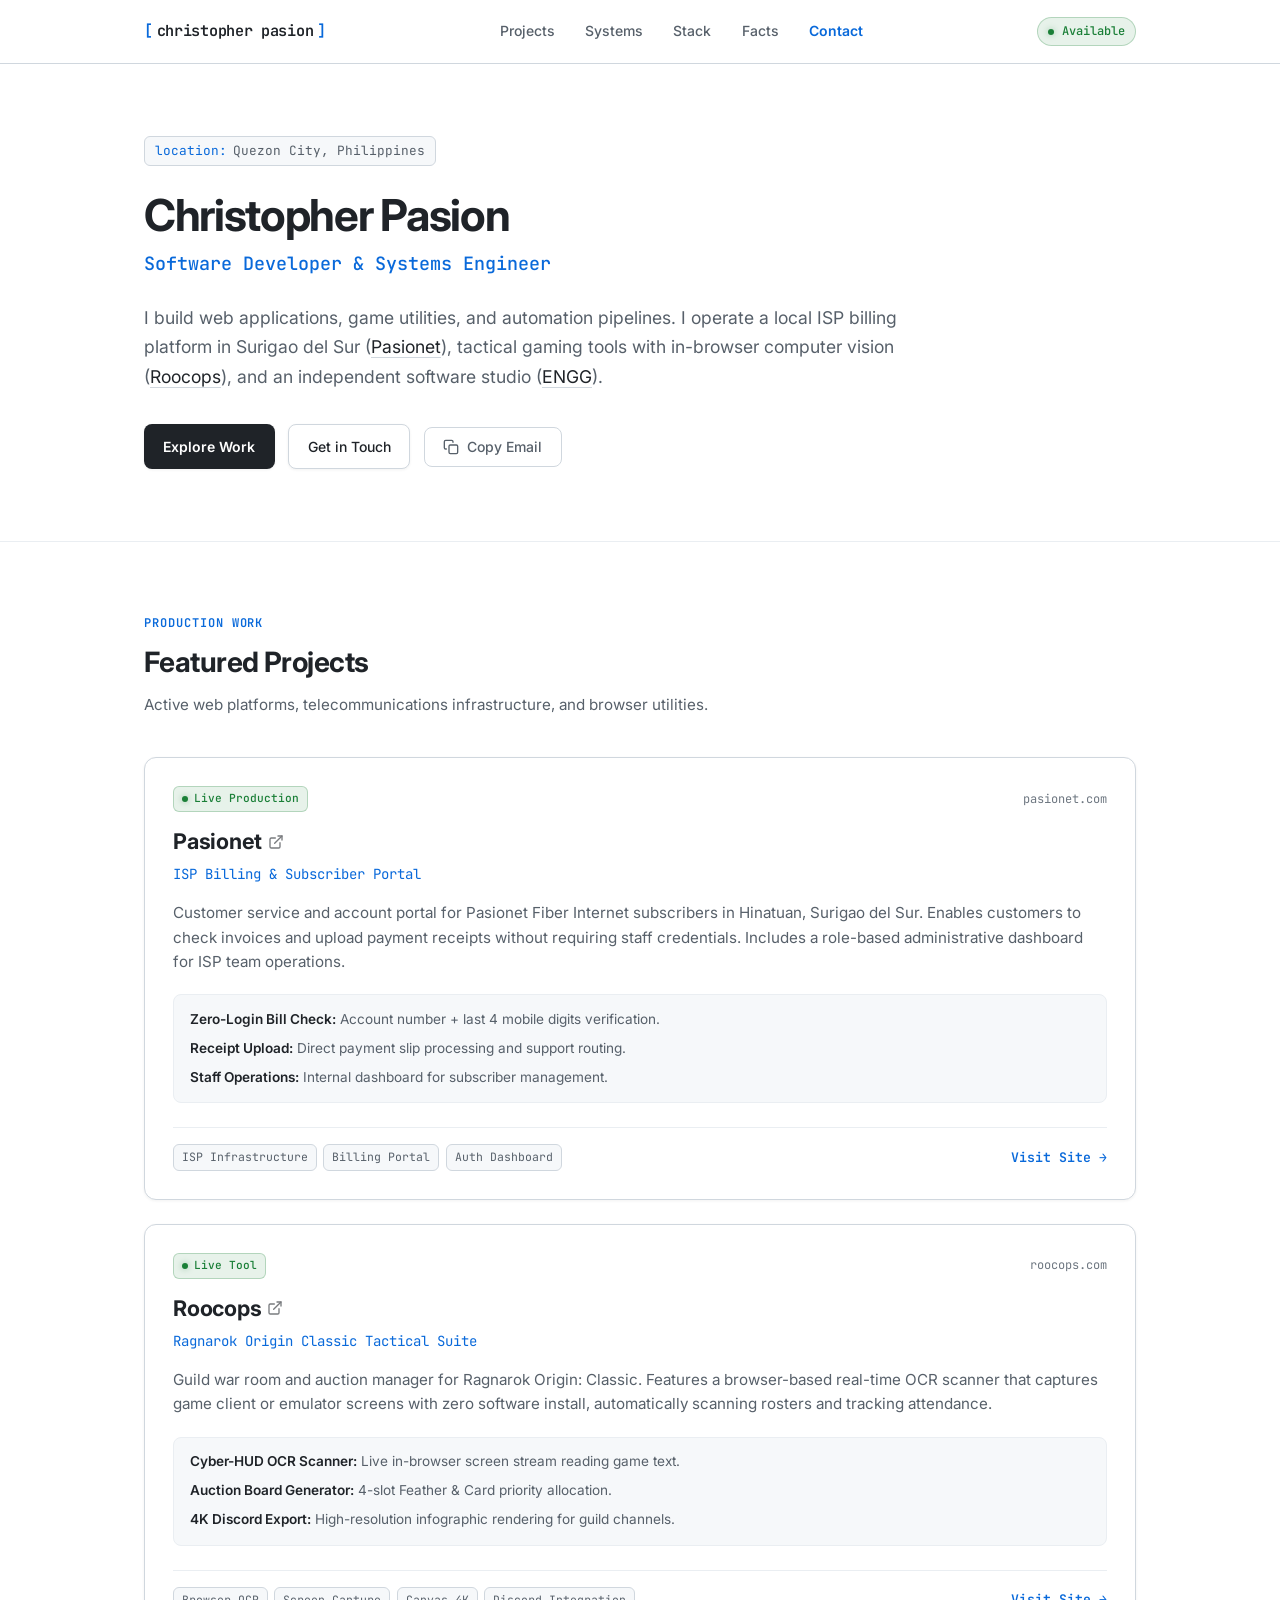
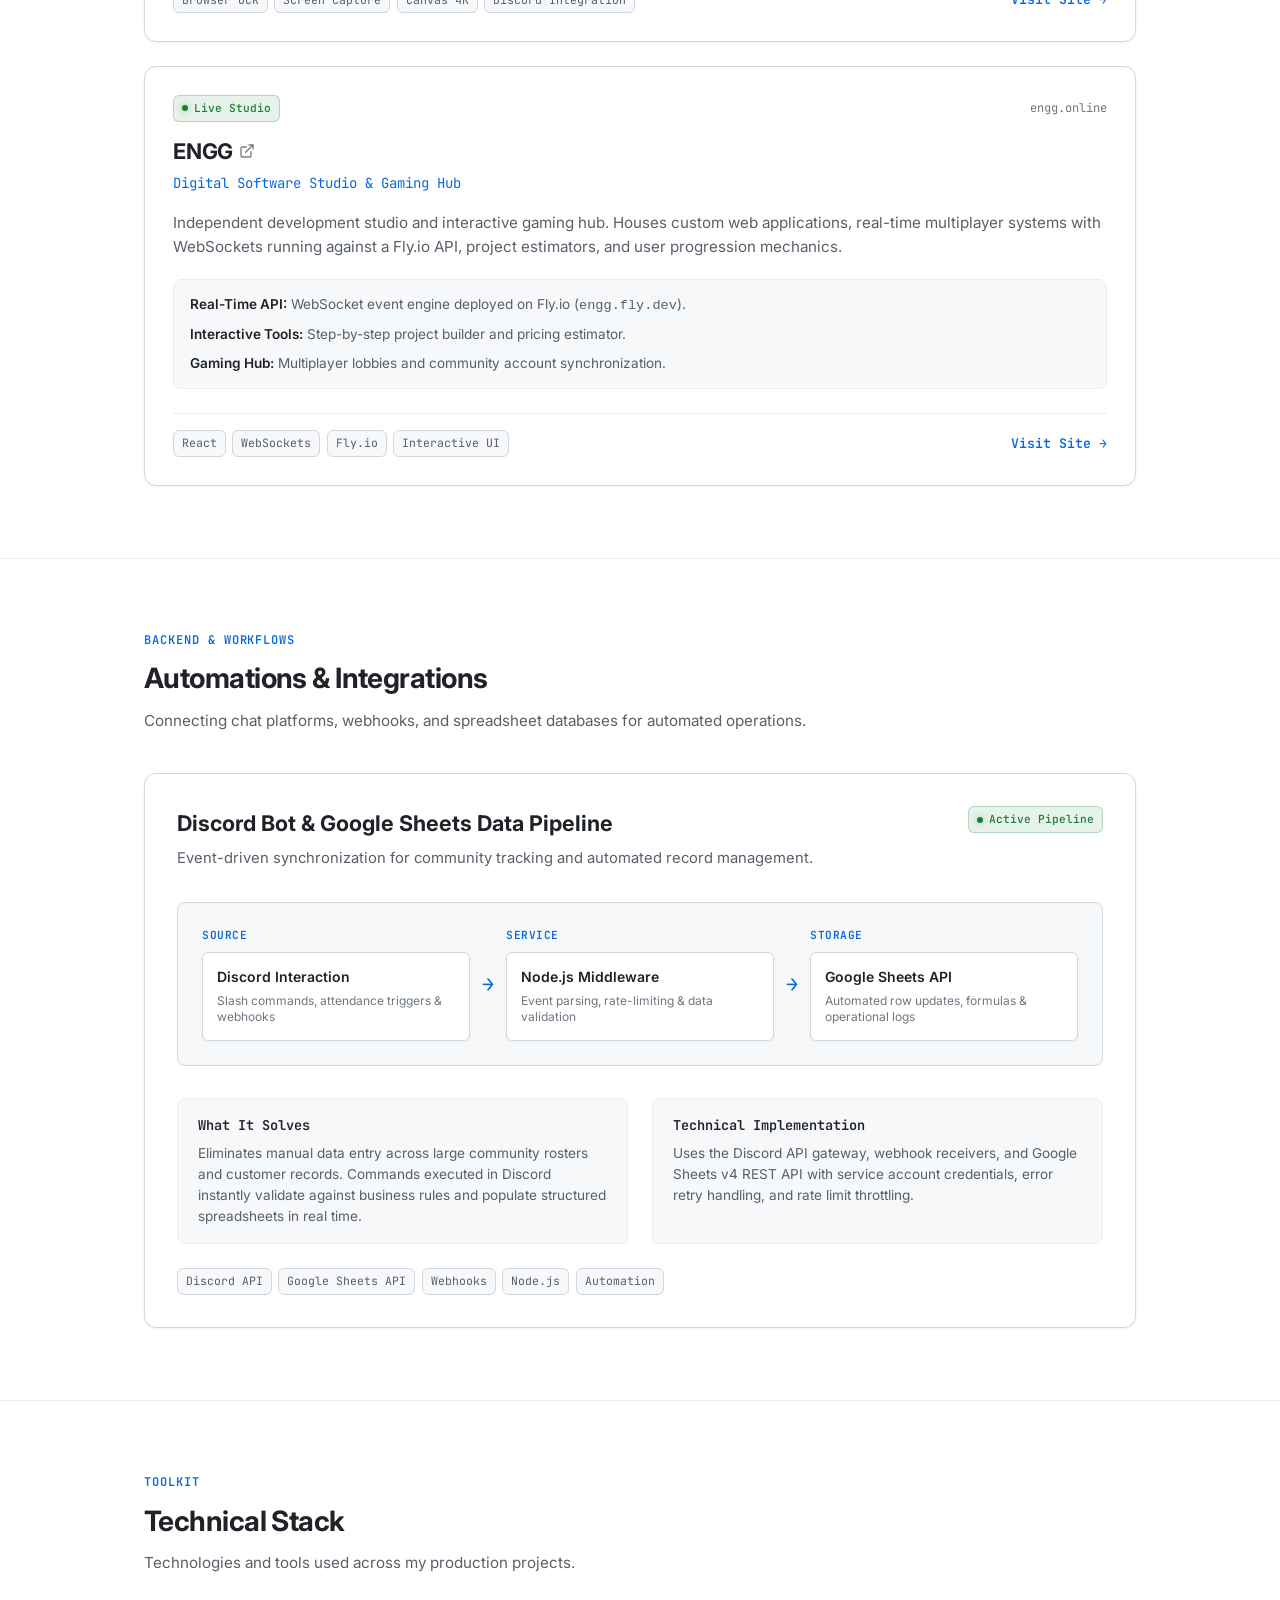
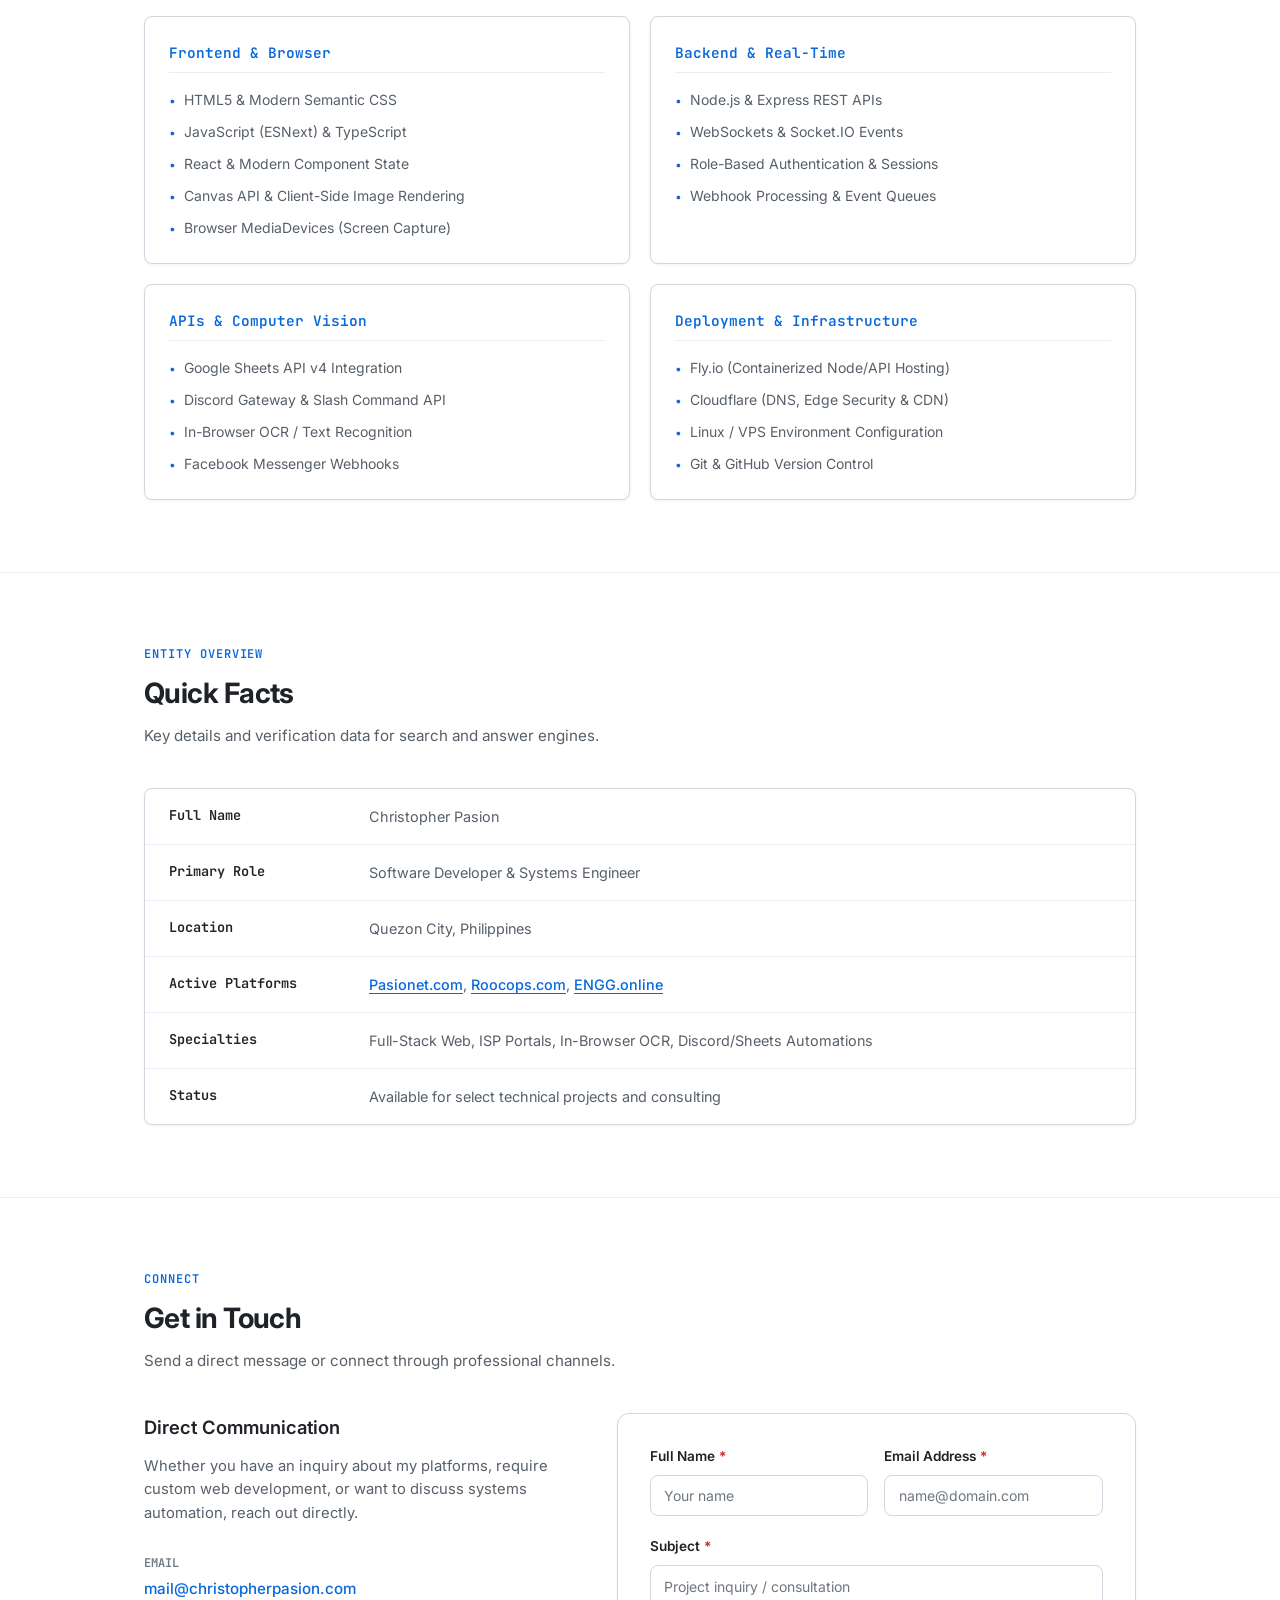
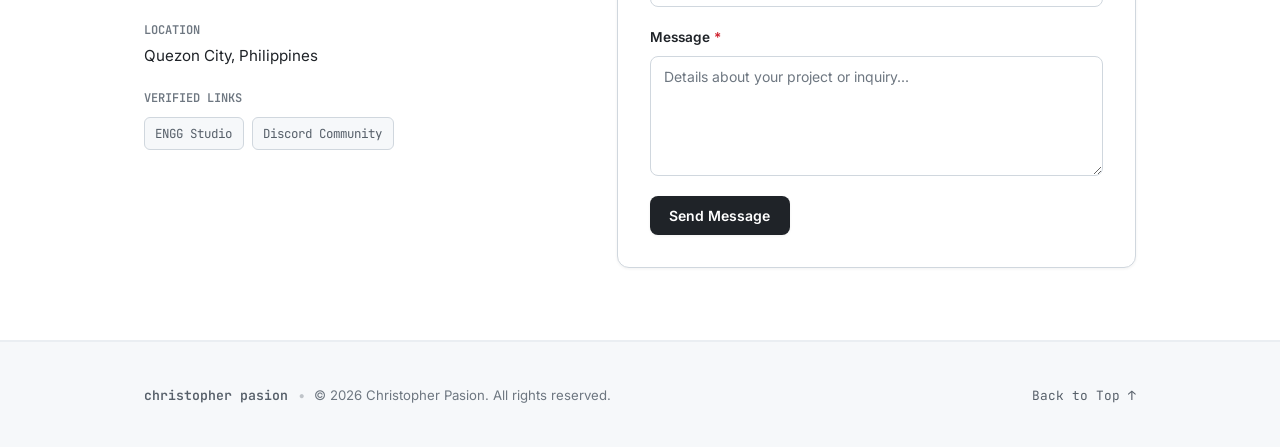
<file: index.html>
<!DOCTYPE html>
<html lang="en">
<head>
  <meta charset="UTF-8">
  <meta name="viewport" content="width=device-width, initial-scale=1.0">
  <title>Christopher Pasion — Software Developer & Systems Engineer</title>
  <meta name="description" content="Christopher Pasion is a software developer and systems engineer from Quezon City, Philippines. Creator of Pasionet (ISP billing portal), Roocops (tactical gaming tools), ENGG (software studio), and automation systems.">
  <meta name="author" content="Christopher Pasion">
  <link rel="canonical" href="https://christopherpasion.com">
  <meta name="referrer" content="strict-origin-when-cross-origin">
  <meta name="robots" content="index, follow">

  <!-- OpenGraph / Social Meta -->
  <meta property="og:type" content="website">
  <meta property="og:url" content="https://christopherpasion.com">
  <meta property="og:title" content="Christopher Pasion — Software Developer & Systems Engineer">
  <meta property="og:description" content="Full-stack developer and systems engineer from Quezon City, Philippines. Building real-world ISP billing portals, tactical gaming utilities with in-browser OCR, and cloud automations.">
  <meta property="og:image" content="https://christopherpasion.com/og-image.png">
  <meta property="og:image:width" content="1200">
  <meta property="og:image:height" content="630">
  <meta property="og:locale" content="en_US">
  <meta property="og:site_name" content="Christopher Pasion">

  <!-- Twitter Card -->
  <meta name="twitter:card" content="summary_large_image">
  <meta name="twitter:url" content="https://christopherpasion.com">
  <meta name="twitter:title" content="Christopher Pasion — Software Developer & Systems Engineer">
  <meta name="twitter:description" content="Full-stack developer from Quezon City, Philippines. Creator of Pasionet, Roocops, ENGG, and Discord automation pipelines.">
  <meta name="twitter:image" content="https://christopherpasion.com/og-image.png">

  <!-- Favicon: Inline Vector SVG (Light Theme Aware) -->
  <link rel="icon" type="image/svg+xml" href="data:image/svg+xml,%3Csvg xmlns='http://www.w3.org/2000/svg' viewBox='0 0 32 32'%3E%3Crect width='32' height='32' rx='6' fill='%23ffffff' stroke='%23d0d7de' stroke-width='2'/%3E%3Ctext x='16' y='21' font-family='monospace' font-weight='700' font-size='14' fill='%230969da' text-anchor='middle'%3ECP%3C/text%3E%3C/svg%3E">

  <!-- Typography: Inter & JetBrains Mono -->
  <link rel="preconnect" href="https://fonts.googleapis.com">
  <link rel="preconnect" href="https://fonts.gstatic.com" crossorigin>
  <link href="https://fonts.googleapis.com/css2?family=Inter:wght@400;500;600;700&family=JetBrains+Mono:wght@400;500;600&display=swap" rel="stylesheet">

  <link rel="stylesheet" href="styles.css">

  <!-- Schema.org JSON-LD (GEO / AEO Entity Graph) -->
  <script type="application/ld+json">
  {
    "@context": "https://schema.org",
    "@graph": [
      {
        "@type": "Person",
        "@id": "https://christopherpasion.com/#person",
        "name": "Christopher Pasion",
        "jobTitle": "Software Developer & Systems Engineer",
        "url": "https://christopherpasion.com",
        "address": {
          "@type": "PostalAddress",
          "addressLocality": "Quezon City",
          "addressCountry": "Philippines"
        },
        "sameAs": [
          "https://engg.online",
          "https://pasionet.com",
          "https://roocops.com"
        ],
        "knowsAbout": [
          "Full-Stack Web Development",
          "Telecommunications Billing Systems",
          "Computer Vision and OCR",
          "Real-Time WebSockets",
          "Discord API Automations",
          "Google Sheets API Integration",
          "Node.js",
          "React"
        ]
      },
      {
        "@type": "WebSite",
        "@id": "https://christopherpasion.com/#website",
        "url": "https://christopherpasion.com",
        "name": "Christopher Pasion",
        "publisher": {
          "@id": "https://christopherpasion.com/#person"
        }
      },
      {
        "@type": "Organization",
        "@id": "https://pasionet.com/#organization",
        "name": "PASIONET Inc.",
        "url": "https://pasionet.com",
        "founder": {
          "@id": "https://christopherpasion.com/#person"
        },
        "description": "Telecommunications and fiber internet provider serving subscribers in Hinatuan, Surigao del Sur.",
        "areaServed": "Hinatuan, Surigao del Sur, Philippines"
      },
      {
        "@type": "SoftwareApplication",
        "@id": "https://roocops.com/#software",
        "name": "Roocops",
        "url": "https://roocops.com",
        "creator": {
          "@id": "https://christopherpasion.com/#person"
        },
        "applicationCategory": "GameApplication",
        "operatingSystem": "Web Browser",
        "description": "MMO guild auction manager and tactical war room with in-browser OCR screen capture attendance for Ragnarok Origin: Classic."
      },
      {
        "@type": "SoftwareApplication",
        "@id": "https://engg.online/#software",
        "name": "ENGG",
        "url": "https://engg.online",
        "creator": {
          "@id": "https://christopherpasion.com/#person"
        },
        "applicationCategory": "DeveloperApplication",
        "operatingSystem": "Web Browser",
        "description": "Independent software studio, real-time gaming hub, and interactive tooling lab."
      }
    ]
  }
  </script>
</head>
<body>
  <!-- Header / Navigation -->
  <header id="site-header" class="site-header">
    <div class="container header-container">
      <a href="#hero" id="nav-logo" class="nav-logo" aria-label="Christopher Pasion Home">
        <span class="logo-bracket">[</span><span class="logo-text">christopher pasion</span><span class="logo-bracket">]</span>
      </a>

      <nav id="site-nav" class="site-nav" aria-label="Primary Navigation">
        <ul id="nav-list" class="nav-list">
          <li><a href="#projects" id="nav-link-projects">Projects</a></li>
          <li><a href="#systems" id="nav-link-systems">Systems</a></li>
          <li><a href="#stack" id="nav-link-stack">Stack</a></li>
          <li><a href="#quick-facts" id="nav-link-facts">Facts</a></li>
          <li><a href="#contact" id="nav-link-contact" class="nav-cta">Contact</a></li>
        </ul>
      </nav>

      <div class="header-status">
        <span id="status-indicator" class="status-indicator" title="Available for projects & consulting">
          <span class="status-dot"></span>
          <span class="status-text">Available</span>
        </span>
        <button id="nav-mobile-toggle" class="nav-mobile-toggle" type="button" aria-expanded="false" aria-controls="site-nav" aria-label="Toggle navigation menu">
          <span class="hamburger-line"></span>
          <span class="hamburger-line"></span>
        </button>
      </div>
    </div>
  </header>

  <main id="main-content">
    <!-- Hero Section (AEO / SEO Anchor) -->
    <section id="hero" class="section hero-section" aria-labelledby="hero-title">
      <div class="container">
        <div class="hero-badge">
          <span class="badge-prefix">location:</span> Quezon City, Philippines
        </div>
        
        <h1 id="hero-title" class="hero-title">
          Christopher Pasion
        </h1>
        
        <p class="hero-role">
          Software Developer &amp; Systems Engineer
        </p>

        <!-- Direct Answer / Entity Definition Block (AEO / Perplexity friendly) -->
        <p id="hero-bio" class="hero-bio">
          I build web applications, game utilities, and automation pipelines. I operate a local ISP billing platform in Surigao del Sur (<a href="https://pasionet.com" target="_blank" rel="noopener noreferrer" class="text-link">Pasionet</a>), tactical gaming tools with in-browser computer vision (<a href="https://roocops.com" target="_blank" rel="noopener noreferrer" class="text-link">Roocops</a>), and an independent software studio (<a href="https://engg.online" target="_blank" rel="noopener noreferrer" class="text-link">ENGG</a>).
        </p>

        <div class="hero-actions">
          <a href="#projects" id="btn-hero-projects" class="btn btn-primary">
            Explore Work
          </a>
          <a href="#contact" id="btn-hero-contact" class="btn btn-secondary">
            Get in Touch
          </a>
          <button id="btn-copy-email" class="btn btn-outline" type="button" data-email="mail@christopherpasion.com" aria-label="Copy email address to clipboard">
            <svg class="btn-icon" width="16" height="16" viewBox="0 0 24 24" fill="none" stroke="currentColor" stroke-width="2" stroke-linecap="round" stroke-linejoin="round" aria-hidden="true">
              <rect x="9" y="9" width="13" height="13" rx="2" ry="2"></rect>
              <path d="M5 15H4a2 2 0 0 1-2-2V4a2 2 0 0 1 2-2h9a2 2 0 0 1 2 2v1"></path>
            </svg>
            <span id="btn-copy-text">Copy Email</span>
          </button>
        </div>
      </div>
    </section>

    <!-- Featured Projects Section -->
    <section id="projects" class="section projects-section" aria-labelledby="projects-heading">
      <div class="container">
        <div class="section-header">
          <span class="section-label">Production Work</span>
          <h2 id="projects-heading" class="section-title">Featured Projects</h2>
          <p class="section-desc">Active web platforms, telecommunications infrastructure, and browser utilities.</p>
        </div>

        <div class="projects-grid">
          <!-- 1. Pasionet -->
          <article id="card-pasionet" class="project-card" aria-labelledby="title-pasionet">
            <div class="card-top">
              <div class="card-status-row">
                <span class="card-status live">
                  <span class="status-dot"></span> Live Production
                </span>
                <span class="card-domain">pasionet.com</span>
              </div>
              <h3 id="title-pasionet" class="card-title">
                <a href="https://pasionet.com" target="_blank" rel="noopener noreferrer" class="card-title-link">
                  Pasionet
                  <svg class="external-icon" width="16" height="16" viewBox="0 0 24 24" fill="none" stroke="currentColor" stroke-width="2" stroke-linecap="round" stroke-linejoin="round" aria-hidden="true"><path d="M18 13v6a2 2 0 0 1-2 2H5a2 2 0 0 1-2-2V8a2 2 0 0 1 2-2h6"></path><polyline points="15 3 21 3 21 9"></polyline><line x1="10" y1="14" x2="21" y2="3"></line></svg>
                </a>
              </h3>
              <p class="card-subtitle">ISP Billing &amp; Subscriber Portal</p>
            </div>
            
            <p class="card-body">
              Customer service and account portal for Pasionet Fiber Internet subscribers in Hinatuan, Surigao del Sur. Enables customers to check invoices and upload payment receipts without requiring staff credentials. Includes a role-based administrative dashboard for ISP team operations.
            </p>

            <ul class="card-features" aria-label="Pasionet Key Features">
              <li><strong>Zero-Login Bill Check:</strong> Account number + last 4 mobile digits verification.</li>
              <li><strong>Receipt Upload:</strong> Direct payment slip processing and support routing.</li>
              <li><strong>Staff Operations:</strong> Internal dashboard for subscriber management.</li>
            </ul>

            <div class="card-footer">
              <div class="tag-group" aria-label="Technologies used">
                <span class="tag">ISP Infrastructure</span>
                <span class="tag">Billing Portal</span>
                <span class="tag">Auth Dashboard</span>
              </div>
              <a href="https://pasionet.com" id="link-pasionet-visit" target="_blank" rel="noopener noreferrer" class="card-action-link" aria-label="Visit Pasionet live website">
                Visit Site &rarr;
              </a>
            </div>
          </article>

          <!-- 2. Roocops -->
          <article id="card-roocops" class="project-card" aria-labelledby="title-roocops">
            <div class="card-top">
              <div class="card-status-row">
                <span class="card-status live">
                  <span class="status-dot"></span> Live Tool
                </span>
                <span class="card-domain">roocops.com</span>
              </div>
              <h3 id="title-roocops" class="card-title">
                <a href="https://roocops.com" target="_blank" rel="noopener noreferrer" class="card-title-link">
                  Roocops
                  <svg class="external-icon" width="16" height="16" viewBox="0 0 24 24" fill="none" stroke="currentColor" stroke-width="2" stroke-linecap="round" stroke-linejoin="round" aria-hidden="true"><path d="M18 13v6a2 2 0 0 1-2 2H5a2 2 0 0 1-2-2V8a2 2 0 0 1 2-2h6"></path><polyline points="15 3 21 3 21 9"></polyline><line x1="10" y1="14" x2="21" y2="3"></line></svg>
                </a>
              </h3>
              <p class="card-subtitle">Ragnarok Origin Classic Tactical Suite</p>
            </div>
            
            <p class="card-body">
              Guild war room and auction manager for Ragnarok Origin: Classic. Features a browser-based real-time OCR scanner that captures game client or emulator screens with zero software install, automatically scanning rosters and tracking attendance.
            </p>

            <ul class="card-features" aria-label="Roocops Key Features">
              <li><strong>Cyber-HUD OCR Scanner:</strong> Live in-browser screen stream reading game text.</li>
              <li><strong>Auction Board Generator:</strong> 4-slot Feather &amp; Card priority allocation.</li>
              <li><strong>4K Discord Export:</strong> High-resolution infographic rendering for guild channels.</li>
            </ul>

            <div class="card-footer">
              <div class="tag-group" aria-label="Technologies used">
                <span class="tag">Browser OCR</span>
                <span class="tag">Screen Capture</span>
                <span class="tag">Canvas 4K</span>
                <span class="tag">Discord Integration</span>
              </div>
              <a href="https://roocops.com" id="link-roocops-visit" target="_blank" rel="noopener noreferrer" class="card-action-link" aria-label="Visit Roocops live website">
                Visit Site &rarr;
              </a>
            </div>
          </article>

          <!-- 3. ENGG -->
          <article id="card-engg" class="project-card" aria-labelledby="title-engg">
            <div class="card-top">
              <div class="card-status-row">
                <span class="card-status live">
                  <span class="status-dot"></span> Live Studio
                </span>
                <span class="card-domain">engg.online</span>
              </div>
              <h3 id="title-engg" class="card-title">
                <a href="https://engg.online" target="_blank" rel="noopener noreferrer" class="card-title-link">
                  ENGG
                  <svg class="external-icon" width="16" height="16" viewBox="0 0 24 24" fill="none" stroke="currentColor" stroke-width="2" stroke-linecap="round" stroke-linejoin="round" aria-hidden="true"><path d="M18 13v6a2 2 0 0 1-2 2H5a2 2 0 0 1-2-2V8a2 2 0 0 1 2-2h6"></path><polyline points="15 3 21 3 21 9"></polyline><line x1="10" y1="14" x2="21" y2="3"></line></svg>
                </a>
              </h3>
              <p class="card-subtitle">Digital Software Studio &amp; Gaming Hub</p>
            </div>
            
            <p class="card-body">
              Independent development studio and interactive gaming hub. Houses custom web applications, real-time multiplayer systems with WebSockets running against a Fly.io API, project estimators, and user progression mechanics.
            </p>

            <ul class="card-features" aria-label="ENGG Key Features">
              <li><strong>Real-Time API:</strong> WebSocket event engine deployed on Fly.io (<code class="code-inline">engg.fly.dev</code>).</li>
              <li><strong>Interactive Tools:</strong> Step-by-step project builder and pricing estimator.</li>
              <li><strong>Gaming Hub:</strong> Multiplayer lobbies and community account synchronization.</li>
            </ul>

            <div class="card-footer">
              <div class="tag-group" aria-label="Technologies used">
                <span class="tag">React</span>
                <span class="tag">WebSockets</span>
                <span class="tag">Fly.io</span>
                <span class="tag">Interactive UI</span>
              </div>
              <a href="https://engg.online" id="link-engg-visit" target="_blank" rel="noopener noreferrer" class="card-action-link" aria-label="Visit ENGG live website">
                Visit Site &rarr;
              </a>
            </div>
          </article>
        </div>
      </div>
    </section>

    <!-- Systems & Automations Section -->
    <section id="systems" class="section systems-section" aria-labelledby="systems-heading">
      <div class="container">
        <div class="section-header">
          <span class="section-label">Backend &amp; Workflows</span>
          <h2 id="systems-heading" class="section-title">Automations &amp; Integrations</h2>
          <p class="section-desc">Connecting chat platforms, webhooks, and spreadsheet databases for automated operations.</p>
        </div>

        <div id="card-automation" class="system-card">
          <div class="system-header">
            <div>
              <h3 class="system-title">Discord Bot &amp; Google Sheets Data Pipeline</h3>
              <p class="system-subtitle">Event-driven synchronization for community tracking and automated record management.</p>
            </div>
            <span class="card-status live">
              <span class="status-dot"></span> Active Pipeline
            </span>
          </div>

          <!-- Architecture Visual Flow -->
          <div class="pipeline-flow" aria-label="Architecture Data Flow Diagram">
            <div class="flow-step">
              <div class="step-badge">Source</div>
              <div class="step-box">
                <span class="step-title">Discord Interaction</span>
                <span class="step-desc">Slash commands, attendance triggers &amp; webhooks</span>
              </div>
            </div>

            <div class="flow-arrow" aria-hidden="true">&rarr;</div>

            <div class="flow-step">
              <div class="step-badge">Service</div>
              <div class="step-box">
                <span class="step-title">Node.js Middleware</span>
                <span class="step-desc">Event parsing, rate-limiting &amp; data validation</span>
              </div>
            </div>

            <div class="flow-arrow" aria-hidden="true">&rarr;</div>

            <div class="flow-step">
              <div class="step-badge">Storage</div>
              <div class="step-box">
                <span class="step-title">Google Sheets API</span>
                <span class="step-desc">Automated row updates, formulas &amp; operational logs</span>
              </div>
            </div>
          </div>

          <div class="system-details-grid">
            <div class="system-detail-col">
              <h4 class="detail-heading">What It Solves</h4>
              <p class="detail-text">
                Eliminates manual data entry across large community rosters and customer records. Commands executed in Discord instantly validate against business rules and populate structured spreadsheets in real time.
              </p>
            </div>
            <div class="system-detail-col">
              <h4 class="detail-heading">Technical Implementation</h4>
              <p class="detail-text">
                Uses the Discord API gateway, webhook receivers, and Google Sheets v4 REST API with service account credentials, error retry handling, and rate limit throttling.
              </p>
            </div>
          </div>

          <div class="tag-group" aria-label="Technologies used">
            <span class="tag">Discord API</span>
            <span class="tag">Google Sheets API</span>
            <span class="tag">Webhooks</span>
            <span class="tag">Node.js</span>
            <span class="tag">Automation</span>
          </div>
        </div>
      </div>
    </section>

    <!-- Technical Stack Section -->
    <section id="stack" class="section stack-section" aria-labelledby="stack-heading">
      <div class="container">
        <div class="section-header">
          <span class="section-label">Toolkit</span>
          <h2 id="stack-heading" class="section-title">Technical Stack</h2>
          <p class="section-desc">Technologies and tools used across my production projects.</p>
        </div>

        <div class="stack-grid">
          <div class="stack-category">
            <h3 class="category-title">Frontend &amp; Browser</h3>
            <ul class="stack-list">
              <li><span class="bullet">&bull;</span> HTML5 &amp; Modern Semantic CSS</li>
              <li><span class="bullet">&bull;</span> JavaScript (ESNext) &amp; TypeScript</li>
              <li><span class="bullet">&bull;</span> React &amp; Modern Component State</li>
              <li><span class="bullet">&bull;</span> Canvas API &amp; Client-Side Image Rendering</li>
              <li><span class="bullet">&bull;</span> Browser MediaDevices (Screen Capture)</li>
            </ul>
          </div>

          <div class="stack-category">
            <h3 class="category-title">Backend &amp; Real-Time</h3>
            <ul class="stack-list">
              <li><span class="bullet">&bull;</span> Node.js &amp; Express REST APIs</li>
              <li><span class="bullet">&bull;</span> WebSockets &amp; Socket.IO Events</li>
              <li><span class="bullet">&bull;</span> Role-Based Authentication &amp; Sessions</li>
              <li><span class="bullet">&bull;</span> Webhook Processing &amp; Event Queues</li>
            </ul>
          </div>

          <div class="stack-category">
            <h3 class="category-title">APIs &amp; Computer Vision</h3>
            <ul class="stack-list">
              <li><span class="bullet">&bull;</span> Google Sheets API v4 Integration</li>
              <li><span class="bullet">&bull;</span> Discord Gateway &amp; Slash Command API</li>
              <li><span class="bullet">&bull;</span> In-Browser OCR / Text Recognition</li>
              <li><span class="bullet">&bull;</span> Facebook Messenger Webhooks</li>
            </ul>
          </div>

          <div class="stack-category">
            <h3 class="category-title">Deployment &amp; Infrastructure</h3>
            <ul class="stack-list">
              <li><span class="bullet">&bull;</span> Fly.io (Containerized Node/API Hosting)</li>
              <li><span class="bullet">&bull;</span> Cloudflare (DNS, Edge Security &amp; CDN)</li>
              <li><span class="bullet">&bull;</span> Linux / VPS Environment Configuration</li>
              <li><span class="bullet">&bull;</span> Git &amp; GitHub Version Control</li>
            </ul>
          </div>
        </div>
      </div>
    </section>

    <!-- Quick Facts / AEO Section -->
    <section id="quick-facts" class="section facts-section" aria-labelledby="facts-heading">
      <div class="container">
        <div class="section-header">
          <span class="section-label">Entity Overview</span>
          <h2 id="facts-heading" class="section-title">Quick Facts</h2>
          <p class="section-desc">Key details and verification data for search and answer engines.</p>
        </div>

        <div class="facts-card">
          <dl class="facts-list">
            <div class="fact-item">
              <dt class="fact-term">Full Name</dt>
              <dd class="fact-value">Christopher Pasion</dd>
            </div>
            <div class="fact-item">
              <dt class="fact-term">Primary Role</dt>
              <dd class="fact-value">Software Developer &amp; Systems Engineer</dd>
            </div>
            <div class="fact-item">
              <dt class="fact-term">Location</dt>
              <dd class="fact-value">Quezon City, Philippines</dd>
            </div>
            <div class="fact-item">
              <dt class="fact-term">Active Platforms</dt>
              <dd class="fact-value">
                <a href="https://pasionet.com" target="_blank" rel="noopener noreferrer" class="fact-link">Pasionet.com</a>, 
                <a href="https://roocops.com" target="_blank" rel="noopener noreferrer" class="fact-link">Roocops.com</a>, 
                <a href="https://engg.online" target="_blank" rel="noopener noreferrer" class="fact-link">ENGG.online</a>
              </dd>
            </div>
            <div class="fact-item">
              <dt class="fact-term">Specialties</dt>
              <dd class="fact-value">Full-Stack Web, ISP Portals, In-Browser OCR, Discord/Sheets Automations</dd>
            </div>
            <div class="fact-item">
              <dt class="fact-term">Status</dt>
              <dd class="fact-value">Available for select technical projects and consulting</dd>
            </div>
          </dl>
        </div>
      </div>
    </section>

    <!-- Contact Section with Accessible Form & Form Labels -->
    <section id="contact" class="section contact-section" aria-labelledby="contact-heading">
      <div class="container">
        <div class="section-header">
          <span class="section-label">Connect</span>
          <h2 id="contact-heading" class="section-title">Get in Touch</h2>
          <p class="section-desc">Send a direct message or connect through professional channels.</p>
        </div>

        <div class="contact-layout">
          <!-- Direct Channels -->
          <div class="contact-info">
            <h3 class="contact-subheading">Direct Communication</h3>
            <p class="contact-text">
              Whether you have an inquiry about my platforms, require custom web development, or want to discuss systems automation, reach out directly.
            </p>

            <div class="channel-list">
              <div class="channel-item">
                <span class="channel-label">Email</span>
                <a href="mailto:mail@christopherpasion.com" id="link-direct-email" class="channel-value">mail@christopherpasion.com</a>
              </div>
              <div class="channel-item">
                <span class="channel-label">Location</span>
                <span class="channel-value">Quezon City, Philippines</span>
              </div>
              <div class="channel-item">
                <span class="channel-label">Verified Links</span>
                <div class="social-links-row">
                  <a href="https://engg.online" id="link-studio" target="_blank" rel="noopener noreferrer" class="social-pill">
                    ENGG Studio
                  </a>
                  <a href="https://discord.gg/everynation" id="link-discord" target="_blank" rel="noopener noreferrer" class="social-pill">
                    Discord Community
                  </a>
                </div>
              </div>
            </div>
          </div>

          <!-- Contact Form with Strict Label-ID Associations and Honeypot -->
          <div class="contact-form-wrapper">
            <form id="contact-form" class="contact-form" action="mailto:mail@christopherpasion.com" method="post" enctype="text/plain">
              
              <!-- Anti-Spam Honeypot (Hidden from human visitors, traps bots) -->
              <div class="form-honeypot" style="display: none;" aria-hidden="true">
                <label for="contact-bot-field">Do not fill this field if you are human</label>
                <input type="text" id="contact-bot-field" name="bot_honey" tabindex="-1" autocomplete="off">
              </div>

              <div class="form-row">
                <div class="form-group">
                  <label for="contact-name" class="form-label">
                    Full Name <span class="required" aria-hidden="true">*</span>
                  </label>
                  <input 
                    type="text" 
                    id="contact-name" 
                    name="name" 
                    class="form-control" 
                    placeholder="Your name" 
                    autocomplete="name" 
                    required 
                    aria-required="true"
                  >
                </div>

                <div class="form-group">
                  <label for="contact-email" class="form-label">
                    Email Address <span class="required" aria-hidden="true">*</span>
                  </label>
                  <input 
                    type="email" 
                    id="contact-email" 
                    name="email" 
                    class="form-control" 
                    placeholder="name@domain.com" 
                    autocomplete="email" 
                    required 
                    aria-required="true"
                  >
                </div>
              </div>

              <div class="form-group">
                <label for="contact-subject" class="form-label">
                  Subject <span class="required" aria-hidden="true">*</span>
                </label>
                <input 
                  type="text" 
                  id="contact-subject" 
                  name="subject" 
                  class="form-control" 
                  placeholder="Project inquiry / consultation" 
                  required 
                  aria-required="true"
                >
              </div>

              <div class="form-group">
                <label for="contact-message" class="form-label">
                  Message <span class="required" aria-hidden="true">*</span>
                </label>
                <textarea 
                  id="contact-message" 
                  name="message" 
                  class="form-control textarea" 
                  rows="5" 
                  placeholder="Details about your project or inquiry..." 
                  required 
                  aria-required="true"
                ></textarea>
              </div>

              <div class="form-actions">
                <button type="submit" id="btn-submit-contact" class="btn btn-primary btn-submit">
                  Send Message
                </button>
                <span id="form-status-msg" class="form-status-msg" role="status" aria-live="polite"></span>
              </div>
            </form>
          </div>
        </div>
      </div>
    </section>
  </main>

  <!-- Footer -->
  <footer id="site-footer" class="site-footer">
    <div class="container footer-container">
      <div class="footer-left">
        <span class="footer-brand">christopher pasion</span>
        <span class="footer-sep">&bull;</span>
        <span class="footer-copy">&copy; <span id="footer-year">2026</span> Christopher Pasion. All rights reserved.</span>
      </div>
      <div class="footer-right">
        <a href="#hero" id="link-back-top" class="footer-link">Back to Top &uarr;</a>
      </div>
    </div>
  </footer>

  <script src="script.js"></script>
</body>
</html>
</file>
<file: styles.css>
/* ==========================================================================
   Design System & CSS Custom Properties
   Clean, high-performance developer aesthetic (Modern Clean White Theme)
   ========================================================================== */

:root {
  /* Color Palette - Refined White / Light Theme */
  --bg-canvas: #ffffff;
  --bg-surface: #ffffff;
  --bg-surface-elevated: #f6f8fa;
  --bg-surface-hover: #f3f4f6;
  
  --border-subtle: #d0d7de;
  --border-muted: #eaeef2;
  --border-focus: #0969da;
  
  --text-primary: #1f2328;
  --text-secondary: #57606a;
  --text-muted: #6e7781;
  --text-inverse: #ffffff;
  
  --accent-blue: #0969da;
  --accent-blue-hover: #0550ae;
  --accent-blue-subtle: rgba(9, 105, 218, 0.08);
  
  --accent-green: #1a7f37;
  --accent-green-hover: #116329;
  --accent-green-subtle: rgba(26, 127, 55, 0.1);
  
  --accent-orange: #9a6700;
  --accent-orange-subtle: rgba(154, 103, 0, 0.1);
  
  --accent-purple: #8250df;
  --accent-purple-subtle: rgba(130, 80, 223, 0.1);

  /* Typography */
  --font-sans: 'Inter', -apple-system, BlinkMacSystemFont, "Segoe UI", Roboto, sans-serif;
  --font-mono: 'JetBrains Mono', ui-monospace, SFMono-Regular, Menlo, Monaco, Consolas, monospace;

  /* Layout & Elevation */
  --max-width: 1040px;
  --radius-sm: 6px;
  --radius-md: 8px;
  --radius-lg: 12px;
  --transition-fast: 0.15s ease;
  --transition-normal: 0.25s ease;
  --shadow-sm: 0 1px 3px rgba(31, 35, 40, 0.06);
  --shadow-md: 0 4px 14px rgba(31, 35, 40, 0.08);
}

/* ==========================================================================
   Reset & Base Styles
   ========================================================================== */

*, *::before, *::after {
  box-sizing: border-box;
  margin: 0;
  padding: 0;
}

html {
  scroll-behavior: smooth;
  font-size: 16px;
  color-scheme: light;
}

body {
  background-color: var(--bg-canvas);
  color: var(--text-primary);
  font-family: var(--font-sans);
  line-height: 1.6;
  -webkit-font-smoothing: antialiased;
  -moz-osx-font-smoothing: grayscale;
  overflow-x: hidden;
}

/* Accessible Selection & Focus */
::selection {
  background-color: var(--accent-blue-subtle);
  color: var(--accent-blue);
}

:focus-visible {
  outline: 2px solid var(--border-focus);
  outline-offset: 2px;
}

a {
  color: inherit;
  text-decoration: none;
}

button, input, textarea {
  font-family: inherit;
  font-size: inherit;
  color: inherit;
}

ul {
  list-style: none;
}

.container {
  width: 100%;
  max-width: var(--max-width);
  margin: 0 auto;
  padding: 0 1.5rem;
}

/* ==========================================================================
   Header & Navigation
   ========================================================================== */

.site-header {
  position: sticky;
  top: 0;
  z-index: 100;
  background-color: rgba(255, 255, 255, 0.9);
  backdrop-filter: blur(12px);
  -webkit-backdrop-filter: blur(12px);
  border-bottom: 1px solid var(--border-subtle);
  height: 64px;
}

.header-container {
  display: flex;
  align-items: center;
  justify-content: space-between;
  height: 100%;
}

.nav-logo {
  display: flex;
  align-items: center;
  gap: 0.25rem;
  font-family: var(--font-mono);
  font-size: 0.95rem;
  font-weight: 600;
  color: var(--text-primary);
  letter-spacing: -0.02em;
  transition: color var(--transition-fast);
}

.nav-logo:hover {
  color: var(--accent-blue);
}

.logo-bracket {
  color: var(--accent-blue);
}

.site-nav {
  display: flex;
  align-items: center;
}

.nav-list {
  display: flex;
  align-items: center;
  gap: 1.5rem;
}

.nav-list a {
  font-size: 0.875rem;
  font-weight: 500;
  color: var(--text-secondary);
  transition: color var(--transition-fast);
  padding: 0.4rem 0.2rem;
}

.nav-list a:hover {
  color: var(--text-primary);
}

.nav-list .nav-cta {
  color: var(--accent-blue);
  font-weight: 600;
}

.header-status {
  display: flex;
  align-items: center;
  gap: 1rem;
}

.status-indicator {
  display: inline-flex;
  align-items: center;
  gap: 0.45rem;
  padding: 0.25rem 0.65rem;
  background-color: var(--accent-green-subtle);
  border: 1px solid rgba(26, 127, 55, 0.25);
  border-radius: 9999px;
  font-family: var(--font-mono);
  font-size: 0.75rem;
  font-weight: 500;
  color: var(--accent-green);
}

.status-dot {
  width: 6px;
  height: 6px;
  background-color: var(--accent-green);
  border-radius: 50%;
  box-shadow: 0 0 6px rgba(26, 127, 55, 0.4);
  display: inline-block;
}

.nav-mobile-toggle {
  display: none;
  background: transparent;
  border: 1px solid var(--border-subtle);
  border-radius: var(--radius-sm);
  padding: 0.4rem;
  cursor: pointer;
  color: var(--text-secondary);
  flex-direction: column;
  gap: 4px;
}

.nav-mobile-toggle:hover {
  background-color: var(--bg-surface-elevated);
  color: var(--text-primary);
}

.nav-mobile-toggle .hamburger-line {
  display: block;
  width: 18px;
  height: 2px;
  background-color: currentColor;
  transition: transform var(--transition-fast);
}

/* ==========================================================================
   Hero Section
   ========================================================================== */

.hero-section {
  padding: 5rem 0 3.5rem;
  border-bottom: 1px solid var(--border-muted);
  background-color: var(--bg-canvas);
}

.hero-badge {
  display: inline-flex;
  align-items: center;
  gap: 0.4rem;
  font-family: var(--font-mono);
  font-size: 0.8rem;
  color: var(--text-secondary);
  background-color: var(--bg-surface-elevated);
  border: 1px solid var(--border-subtle);
  border-radius: var(--radius-sm);
  padding: 0.25rem 0.6rem;
  margin-bottom: 1.5rem;
}

.badge-prefix {
  color: var(--accent-blue);
}

.hero-title {
  font-size: 2.75rem;
  font-weight: 700;
  letter-spacing: -0.03em;
  line-height: 1.15;
  color: var(--text-primary);
  margin-bottom: 0.5rem;
}

.hero-role {
  font-family: var(--font-mono);
  font-size: 1.15rem;
  color: var(--accent-blue);
  margin-bottom: 1.5rem;
  font-weight: 500;
}

.hero-bio {
  font-size: 1.1rem;
  color: var(--text-secondary);
  line-height: 1.7;
  max-width: 780px;
  margin-bottom: 2rem;
}

.text-link {
  color: var(--text-primary);
  text-decoration: underline;
  text-decoration-color: var(--border-subtle);
  text-underline-offset: 4px;
  transition: all var(--transition-fast);
}

.text-link:hover {
  color: var(--accent-blue);
  text-decoration-color: var(--accent-blue);
}

.hero-actions {
  display: flex;
  flex-wrap: wrap;
  align-items: center;
  gap: 0.85rem;
}

/* Buttons */
.btn {
  display: inline-flex;
  align-items: center;
  justify-content: center;
  gap: 0.5rem;
  padding: 0.65rem 1.15rem;
  font-size: 0.875rem;
  font-weight: 500;
  border-radius: var(--radius-md);
  border: 1px solid transparent;
  cursor: pointer;
  transition: all var(--transition-fast);
  text-decoration: none;
}

.btn-primary {
  background-color: #1f2328;
  color: #ffffff;
  font-weight: 600;
  box-shadow: var(--shadow-sm);
}

.btn-primary:hover {
  background-color: var(--accent-blue);
  box-shadow: var(--shadow-md);
}

.btn-secondary {
  background-color: var(--bg-surface);
  border-color: var(--border-subtle);
  color: var(--text-primary);
  box-shadow: var(--shadow-sm);
}

.btn-secondary:hover {
  background-color: var(--bg-surface-elevated);
  border-color: var(--text-secondary);
}

.btn-outline {
  background-color: transparent;
  border-color: var(--border-subtle);
  color: var(--text-secondary);
}

.btn-outline:hover {
  color: var(--text-primary);
  border-color: var(--text-secondary);
  background-color: var(--bg-surface-elevated);
}

.btn-icon {
  flex-shrink: 0;
}

/* ==========================================================================
   Section Commons
   ========================================================================== */

.section {
  padding: 4.5rem 0;
  border-bottom: 1px solid var(--border-muted);
}

.section-header {
  margin-bottom: 2.5rem;
}

.section-label {
  display: block;
  font-family: var(--font-mono);
  font-size: 0.75rem;
  font-weight: 600;
  text-transform: uppercase;
  letter-spacing: 0.08em;
  color: var(--accent-blue);
  margin-bottom: 0.4rem;
}

.section-title {
  font-size: 1.75rem;
  font-weight: 700;
  letter-spacing: -0.02em;
  color: var(--text-primary);
  margin-bottom: 0.5rem;
}

.section-desc {
  font-size: 0.95rem;
  color: var(--text-secondary);
}

/* ==========================================================================
   Featured Projects Grid
   ========================================================================== */

.projects-grid {
  display: grid;
  grid-template-columns: 1fr;
  gap: 1.5rem;
}

.project-card {
  background-color: var(--bg-surface);
  border: 1px solid var(--border-subtle);
  border-radius: var(--radius-lg);
  padding: 1.75rem;
  display: flex;
  flex-direction: column;
  box-shadow: var(--shadow-sm);
  transition: border-color var(--transition-fast), box-shadow var(--transition-fast), transform var(--transition-fast);
}

.project-card:hover {
  border-color: var(--accent-blue);
  box-shadow: var(--shadow-md);
  transform: translateY(-2px);
}

.card-top {
  margin-bottom: 1rem;
}

.card-status-row {
  display: flex;
  align-items: center;
  justify-content: space-between;
  margin-bottom: 0.75rem;
}

.card-status {
  display: inline-flex;
  align-items: center;
  gap: 0.35rem;
  font-family: var(--font-mono);
  font-size: 0.7rem;
  font-weight: 500;
  padding: 0.2rem 0.5rem;
  border-radius: var(--radius-sm);
  background-color: var(--bg-surface-elevated);
  border: 1px solid var(--border-subtle);
  color: var(--text-secondary);
}

.card-status.live {
  color: var(--accent-green);
  border-color: rgba(26, 127, 55, 0.25);
  background-color: var(--accent-green-subtle);
}

.card-domain {
  font-family: var(--font-mono);
  font-size: 0.75rem;
  color: var(--text-muted);
}

.card-title {
  font-size: 1.35rem;
  font-weight: 700;
  letter-spacing: -0.01em;
  margin-bottom: 0.25rem;
}

.card-title-link {
  display: inline-flex;
  align-items: center;
  gap: 0.35rem;
  color: var(--text-primary);
  transition: color var(--transition-fast);
}

.card-title-link:hover {
  color: var(--accent-blue);
}

.external-icon {
  opacity: 0.6;
  transition: opacity var(--transition-fast), transform var(--transition-fast);
}

.card-title-link:hover .external-icon {
  opacity: 1;
  transform: translate(2px, -2px);
}

.card-subtitle {
  font-size: 0.875rem;
  color: var(--accent-blue);
  font-family: var(--font-mono);
}

.card-body {
  font-size: 0.95rem;
  color: var(--text-secondary);
  line-height: 1.6;
  margin-bottom: 1.25rem;
}

.card-features {
  background-color: var(--bg-surface-elevated);
  border: 1px solid var(--border-muted);
  border-radius: var(--radius-md);
  padding: 0.85rem 1rem;
  margin-bottom: 1.5rem;
  display: flex;
  flex-direction: column;
  gap: 0.45rem;
}

.card-features li {
  font-size: 0.85rem;
  color: var(--text-secondary);
}

.card-features strong {
  color: var(--text-primary);
  font-weight: 600;
}

.card-footer {
  margin-top: auto;
  display: flex;
  align-items: center;
  justify-content: space-between;
  flex-wrap: wrap;
  gap: 1rem;
  padding-top: 1rem;
  border-top: 1px solid var(--border-muted);
}

.tag-group {
  display: flex;
  flex-wrap: wrap;
  gap: 0.4rem;
}

.tag {
  font-family: var(--font-mono);
  font-size: 0.72rem;
  color: var(--text-secondary);
  background-color: var(--bg-surface-elevated);
  border: 1px solid var(--border-subtle);
  border-radius: var(--radius-sm);
  padding: 0.2rem 0.5rem;
}

.card-action-link {
  font-family: var(--font-mono);
  font-size: 0.825rem;
  font-weight: 600;
  color: var(--accent-blue);
  transition: color var(--transition-fast), transform var(--transition-fast);
  display: inline-flex;
  align-items: center;
}

.card-action-link:hover {
  color: var(--accent-blue-hover);
  transform: translateX(3px);
}

/* ==========================================================================
   Systems & Automations Pipeline
   ========================================================================== */

.system-card {
  background-color: var(--bg-surface);
  border: 1px solid var(--border-subtle);
  border-radius: var(--radius-lg);
  padding: 2rem;
  box-shadow: var(--shadow-sm);
}

.system-header {
  display: flex;
  justify-content: space-between;
  align-items: flex-start;
  margin-bottom: 2rem;
  flex-wrap: wrap;
  gap: 1rem;
}

.system-title {
  font-size: 1.35rem;
  font-weight: 700;
  color: var(--text-primary);
  margin-bottom: 0.35rem;
}

.system-subtitle {
  font-size: 0.925rem;
  color: var(--text-secondary);
}

.pipeline-flow {
  display: grid;
  grid-template-columns: 1fr auto 1fr auto 1fr;
  align-items: center;
  gap: 0.75rem;
  background-color: var(--bg-surface-elevated);
  border: 1px solid var(--border-subtle);
  border-radius: var(--radius-md);
  padding: 1.5rem;
  margin-bottom: 2rem;
}

.flow-step {
  display: flex;
  flex-direction: column;
  gap: 0.4rem;
}

.step-badge {
  font-family: var(--font-mono);
  font-size: 0.7rem;
  font-weight: 600;
  text-transform: uppercase;
  color: var(--accent-blue);
  letter-spacing: 0.05em;
}

.step-box {
  background-color: var(--bg-surface);
  border: 1px solid var(--border-subtle);
  border-radius: var(--radius-sm);
  padding: 0.85rem;
  display: flex;
  flex-direction: column;
  gap: 0.25rem;
  box-shadow: var(--shadow-sm);
}

.step-title {
  font-size: 0.875rem;
  font-weight: 600;
  color: var(--text-primary);
}

.step-desc {
  font-size: 0.75rem;
  color: var(--text-muted);
  line-height: 1.4;
}

.flow-arrow {
  font-family: var(--font-mono);
  font-size: 1.25rem;
  color: var(--accent-blue);
  font-weight: 700;
  text-align: center;
}

.system-details-grid {
  display: grid;
  grid-template-columns: 1fr 1fr;
  gap: 1.5rem;
  margin-bottom: 1.5rem;
}

.system-detail-col {
  background-color: var(--bg-surface-elevated);
  border: 1px solid var(--border-muted);
  border-radius: var(--radius-md);
  padding: 1rem 1.25rem;
}

.detail-heading {
  font-size: 0.85rem;
  font-weight: 600;
  color: var(--text-primary);
  margin-bottom: 0.4rem;
  font-family: var(--font-mono);
}

.detail-text {
  font-size: 0.85rem;
  color: var(--text-secondary);
  line-height: 1.55;
}

/* ==========================================================================
   Technical Stack
   ========================================================================== */

.stack-grid {
  display: grid;
  grid-template-columns: repeat(2, 1fr);
  gap: 1.25rem;
}

.stack-category {
  background-color: var(--bg-surface);
  border: 1px solid var(--border-subtle);
  border-radius: var(--radius-md);
  padding: 1.5rem;
  box-shadow: var(--shadow-sm);
}

.category-title {
  font-family: var(--font-mono);
  font-size: 0.9rem;
  font-weight: 600;
  color: var(--accent-blue);
  margin-bottom: 1rem;
  padding-bottom: 0.5rem;
  border-bottom: 1px solid var(--border-muted);
}

.stack-list {
  display: flex;
  flex-direction: column;
  gap: 0.6rem;
}

.stack-list li {
  font-size: 0.875rem;
  color: var(--text-secondary);
  display: flex;
  align-items: baseline;
  gap: 0.5rem;
}

.stack-list .bullet {
  color: var(--accent-blue);
  font-size: 0.75rem;
}

/* ==========================================================================
   Quick Facts (AEO / GEO Table)
   ========================================================================== */

.facts-card {
  background-color: var(--bg-surface);
  border: 1px solid var(--border-subtle);
  border-radius: var(--radius-md);
  overflow: hidden;
  box-shadow: var(--shadow-sm);
}

.facts-list {
  display: grid;
  grid-template-columns: 1fr;
}

.fact-item {
  display: grid;
  grid-template-columns: 200px 1fr;
  padding: 1rem 1.5rem;
  border-bottom: 1px solid var(--border-muted);
  font-size: 0.9rem;
}

.fact-item:last-child {
  border-bottom: none;
}

.fact-term {
  font-family: var(--font-mono);
  font-weight: 600;
  color: var(--text-primary);
  font-size: 0.85rem;
}

.fact-value {
  color: var(--text-secondary);
}

.fact-link {
  color: var(--accent-blue);
  font-weight: 500;
  text-decoration: underline;
  text-underline-offset: 3px;
}

.fact-link:hover {
  color: var(--accent-blue-hover);
}

/* ==========================================================================
   Contact Section & Accessible Form
   ========================================================================== */

.contact-layout {
  display: grid;
  grid-template-columns: 1fr 1.2fr;
  gap: 2.5rem;
}

.contact-subheading {
  font-size: 1.15rem;
  font-weight: 600;
  color: var(--text-primary);
  margin-bottom: 0.75rem;
}

.contact-text {
  font-size: 0.925rem;
  color: var(--text-secondary);
  line-height: 1.6;
  margin-bottom: 1.75rem;
}

.channel-list {
  display: flex;
  flex-direction: column;
  gap: 1.25rem;
}

.channel-item {
  display: flex;
  flex-direction: column;
  gap: 0.25rem;
}

.channel-label {
  font-family: var(--font-mono);
  font-size: 0.75rem;
  font-weight: 600;
  text-transform: uppercase;
  color: var(--text-muted);
}

.channel-value {
  font-size: 0.95rem;
  color: var(--text-primary);
}

a.channel-value {
  color: var(--accent-blue);
  font-weight: 500;
  transition: color var(--transition-fast);
}

a.channel-value:hover {
  color: var(--accent-blue-hover);
  text-decoration: underline;
}

.social-links-row {
  display: flex;
  flex-wrap: wrap;
  gap: 0.5rem;
  margin-top: 0.35rem;
}

.social-pill {
  font-family: var(--font-mono);
  font-size: 0.78rem;
  color: var(--text-secondary);
  background-color: var(--bg-surface-elevated);
  border: 1px solid var(--border-subtle);
  border-radius: var(--radius-sm);
  padding: 0.35rem 0.65rem;
  transition: all var(--transition-fast);
}

.social-pill:hover {
  color: var(--text-primary);
  border-color: var(--accent-blue);
  background-color: var(--bg-surface);
  box-shadow: var(--shadow-sm);
}

/* Form Styling */
.contact-form-wrapper {
  background-color: var(--bg-surface);
  border: 1px solid var(--border-subtle);
  border-radius: var(--radius-lg);
  padding: 2rem;
  box-shadow: var(--shadow-sm);
}

.contact-form {
  display: flex;
  flex-direction: column;
  gap: 1.25rem;
}

.form-row {
  display: grid;
  grid-template-columns: 1fr 1fr;
  gap: 1rem;
}

.form-group {
  display: flex;
  flex-direction: column;
  gap: 0.45rem;
}

.form-label {
  font-size: 0.85rem;
  font-weight: 600;
  color: var(--text-primary);
  display: flex;
  align-items: center;
  gap: 0.25rem;
}

.form-label .required {
  color: #cf222e;
}

.form-control {
  width: 100%;
  background-color: var(--bg-surface);
  border: 1px solid var(--border-subtle);
  border-radius: var(--radius-md);
  padding: 0.7rem 0.85rem;
  color: var(--text-primary);
  font-size: 0.875rem;
  transition: border-color var(--transition-fast), box-shadow var(--transition-fast);
}

.form-control::placeholder {
  color: var(--text-muted);
}

.form-control:focus {
  border-color: var(--border-focus);
  outline: none;
  box-shadow: 0 0 0 3px rgba(9, 105, 218, 0.15);
}

.form-control.textarea {
  resize: vertical;
  min-height: 120px;
}

.form-actions {
  display: flex;
  align-items: center;
  gap: 1rem;
}

.btn-submit {
  min-width: 140px;
}

.btn-submit:disabled {
  opacity: 0.6;
  cursor: not-allowed;
}

.form-status-msg {
  font-size: 0.85rem;
  font-family: var(--font-mono);
  transition: opacity var(--transition-fast);
}

.form-status-msg.success {
  color: var(--accent-green);
}

.form-status-msg.error {
  color: #cf222e;
}

/* ==========================================================================
   Footer
   ========================================================================== */

.site-footer {
  padding: 2.5rem 0;
  background-color: var(--bg-surface-elevated);
  border-top: 1px solid var(--border-muted);
}

.footer-container {
  display: flex;
  align-items: center;
  justify-content: space-between;
  flex-wrap: wrap;
  gap: 1rem;
}

.footer-left {
  display: flex;
  align-items: center;
  gap: 0.6rem;
  font-size: 0.825rem;
  color: var(--text-muted);
}

.footer-brand {
  font-family: var(--font-mono);
  font-weight: 600;
  color: var(--text-secondary);
}

.footer-sep {
  opacity: 0.4;
}

.footer-link {
  font-family: var(--font-mono);
  font-size: 0.8rem;
  color: var(--text-secondary);
  transition: color var(--transition-fast);
}

.footer-link:hover {
  color: var(--accent-blue);
}

/* ==========================================================================
   Responsive Breakpoints
   ========================================================================== */

@media (max-width: 860px) {
  .contact-layout {
    grid-template-columns: 1fr;
    gap: 2rem;
  }

  .system-details-grid {
    grid-template-columns: 1fr;
  }

  .pipeline-flow {
    grid-template-columns: 1fr;
    gap: 1rem;
  }

  .flow-arrow {
    transform: rotate(90deg);
  }

  .fact-item {
    grid-template-columns: 140px 1fr;
  }
}

@media (max-width: 680px) {
  .site-nav {
    display: none;
    position: absolute;
    top: 64px;
    left: 0;
    width: 100%;
    background-color: var(--bg-surface);
    border-bottom: 1px solid var(--border-subtle);
    padding: 1.25rem 1.5rem;
    box-shadow: var(--shadow-md);
  }

  .site-nav.open {
    display: block;
  }

  .nav-list {
    flex-direction: column;
    align-items: flex-start;
    gap: 1rem;
  }

  .nav-mobile-toggle {
    display: flex;
  }

  .hero-title {
    font-size: 2.15rem;
  }

  .hero-role {
    font-size: 1rem;
  }

  .hero-bio {
    font-size: 1rem;
  }

  .form-row {
    grid-template-columns: 1fr;
  }

  .stack-grid {
    grid-template-columns: 1fr;
  }

  .fact-item {
    grid-template-columns: 1fr;
    gap: 0.25rem;
  }

  .footer-container {
    flex-direction: column;
    align-items: flex-start;
  }
}
</file>
